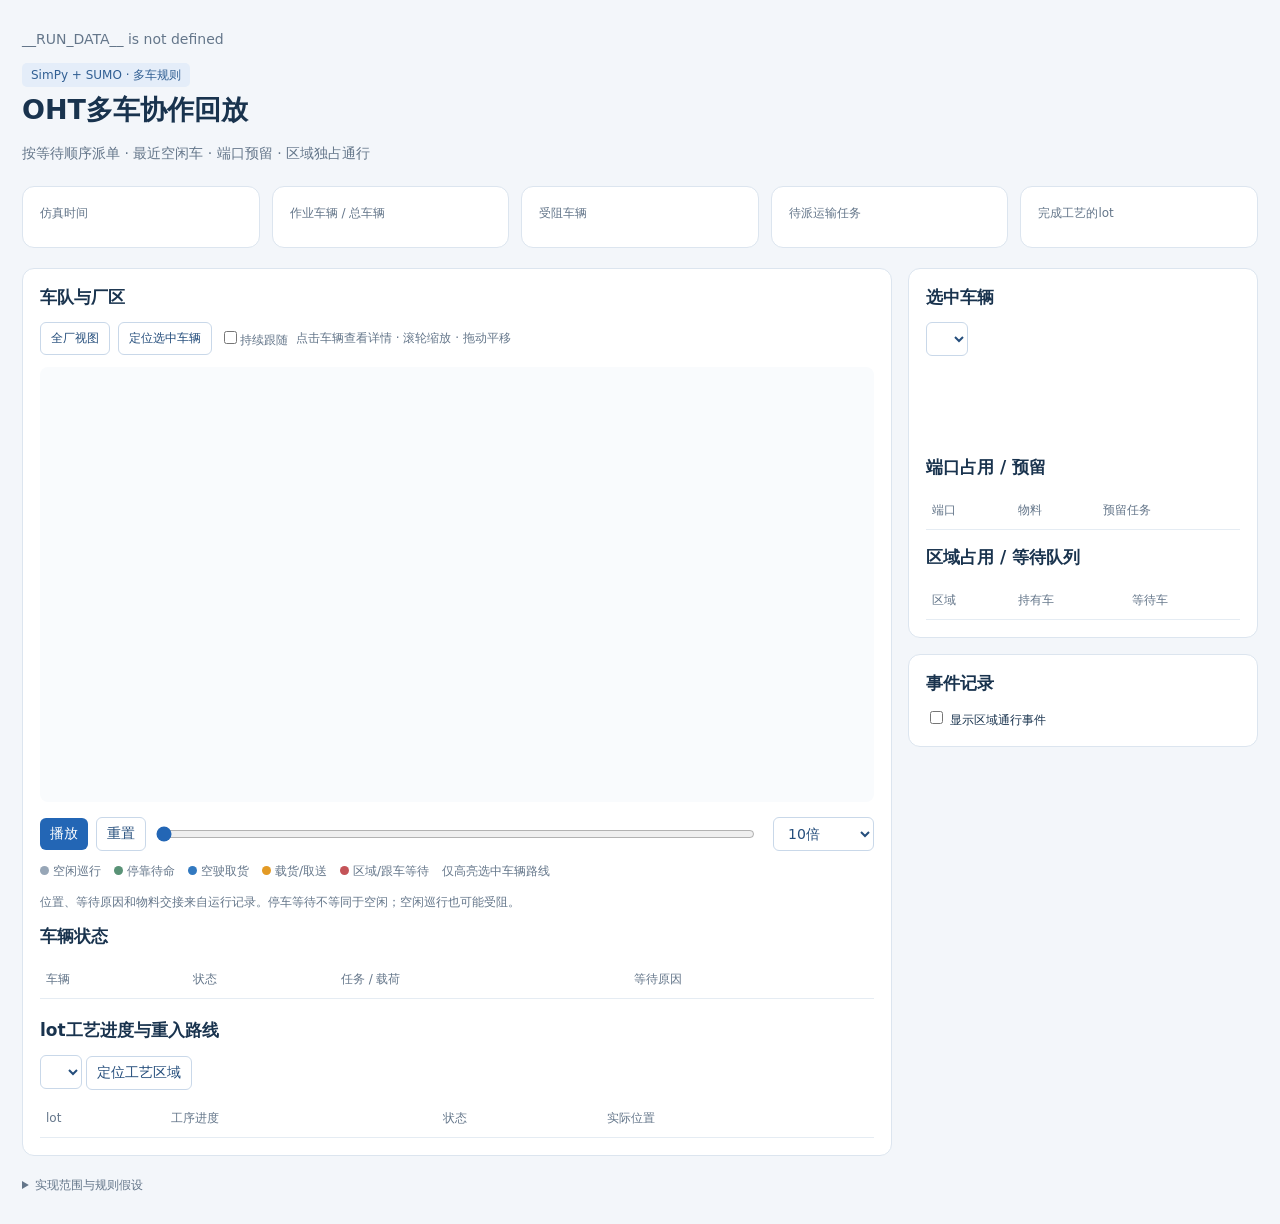
<file: src/fabcosim/cosim/fleet_replay.html>
<!doctype html>
<html lang="zh-CN"><meta charset="utf-8"><meta name="viewport" content="width=device-width,initial-scale=1">
<title>OHT多车规则 · 仿真回放</title>
<style>
*{box-sizing:border-box}body{margin:0;color:#19334e;background:#f3f6fa;font:14px system-ui,"Microsoft YaHei",sans-serif}main{max-width:1400px;margin:28px auto;padding:0 22px}h1{font-size:27px;margin:8px 0}h2{font-size:17px;margin:0 0 13px}p{color:#64768a;line-height:1.7}.tag{font-size:12px;color:#315f93;background:#e4edf9;padding:5px 9px;border-radius:5px}.stats{display:grid;grid-template-columns:repeat(5,1fr);gap:12px;margin:20px 0}.panel{background:#fff;border:1px solid #dce5ef;border-radius:12px;padding:17px}.stats span{color:#64768a;font-size:12px}.stats b{display:block;font-size:24px;margin-top:8px}.layout{display:grid;grid-template-columns:minmax(0,1fr) 350px;gap:16px}svg{width:100%;background:#f9fbfd;border-radius:8px;touch-action:none;cursor:grab}.controls{display:flex;align-items:center;flex-wrap:wrap;gap:8px;margin:12px 0}button,select{font:inherit;color:#254e7c;background:white;border:1px solid #c9d8e9;padding:7px 10px;border-radius:6px;cursor:pointer}#play{background:#2366b5;color:white;border:0}input[type=range]{flex:1;min-width:120px;accent-color:#2366b5}.legend{display:flex;gap:13px;flex-wrap:wrap;color:#64768a;font-size:12px}.dot{display:inline-block;width:9px;height:9px;border-radius:50%;margin-right:4px}.note{font-size:12px}table{width:100%;border-collapse:collapse;font-size:12px}th,td{padding:10px 6px;text-align:left;overflow-wrap:anywhere;border-bottom:1px solid #e5ecf3}th{color:#64768a;font-weight:500}tr.selected{background:#edf5ff}tbody tr{cursor:pointer}#events{max-height:270px;overflow:auto;list-style:none;padding:0;margin:0}#events li{padding:8px 0;border-bottom:1px solid #e5ecf3;font-size:12px;cursor:pointer}#events time{color:#2366b5;margin-right:9px}#detail{line-height:1.9;font-size:13px;min-height:100px}.row{display:flex;justify-content:space-between;gap:10px}.row span{min-width:0;overflow-wrap:anywhere}.row span:first-child{color:#64768a}details{color:#64768a;font-size:12px;margin:18px 0;line-height:1.9}.toolbar{font-size:12px;color:#64768a}@media(max-width:950px){.layout{grid-template-columns:1fr}.stats{grid-template-columns:repeat(3,1fr)}}@media(max-width:520px){main{padding:0 12px}.stats{gap:6px}.stats .panel{padding:10px}.stats b{font-size:20px}th,td{padding:8px 3px}.legend{gap:8px}}
</style>
<main><span class="tag" id="scope">SimPy + SUMO · 多车规则</span><h1>OHT多车协作回放</h1><p id="intro">按等待顺序派单 · 最近空闲车 · 端口预留 · 区域独占通行</p>
<div class="stats"><div class="panel"><span>仿真时间</span><b id="time"></b></div><div class="panel"><span>作业车辆 / 总车辆</span><b id="busy"></b></div><div class="panel"><span>受阻车辆</span><b id="blocked"></b></div><div class="panel"><span>待派运输任务</span><b id="pending"></b></div><div class="panel"><span>完成工艺的lot</span><b id="completed"></b></div></div>
<div class="layout"><section class="panel"><h2>车队与厂区</h2><div class="controls toolbar"><button id="full">全厂视图</button><button id="follow">定位选中车辆</button><label><input id="auto-follow" type="checkbox">持续跟随</label><span>点击车辆查看详情 · 滚轮缩放 · 拖动平移</span></div><svg id="map" viewBox="0 0 900 470" aria-label="多车实际位置与选中车辆路线" role="img"></svg><div class="controls"><button id="play">播放</button><button id="reset">重置</button><input id="seek" type="range" min="0" value="0" aria-label="回放时间"><span id="clock"></span><select id="rate" aria-label="回放速度"><option value="1">1倍</option><option value="4">4倍</option><option value="10" selected>10倍</option><option value="30">30倍</option><option value="120">120倍</option><option value="600">600倍</option><option value="6000">6000倍</option><option value="30000">30000倍</option></select></div><div class="legend"><span><i class="dot" style="background:#97a6b7"></i>空闲巡行</span><span><i class="dot" style="background:#599276"></i>停靠待命</span><span><i class="dot" style="background:#3279c0"></i>空驶取货</span><span><i class="dot" style="background:#e39a25"></i>载货/取送</span><span><i class="dot" style="background:#c45358"></i>区域/跟车等待</span><span>仅高亮选中车辆路线</span></div><p class="note">位置、等待原因和物料交接来自运行记录。停车等待不等同于空闲；空闲巡行也可能受阻。</p><p id="sampling" class="note"></p><h2>车辆状态</h2><table><thead><tr><th>车辆</th><th>状态</th><th>任务 / 载荷</th><th>等待原因</th></tr></thead><tbody id="vehicles"></tbody></table><h2 style="margin-top:20px">lot工艺进度与重入路线</h2><select id="lot-select" aria-label="选择lot"></select> <button id="lot-focus">定位工艺区域</button><span id="full-controls" hidden><input id="source-step" type="number" min="1" value="1" aria-label="源工序跳转" style="width:75px"><button id="step-jump">跳到该lot工序</button></span><div id="lot-detail" class="note" style="line-height:1.9;margin:10px 0"></div><table><thead><tr><th>lot</th><th>工序进度</th><th>状态</th><th>实际位置</th></tr></thead><tbody id="lots"></tbody></table><details id="route-source" hidden><summary>查看完整源路线</summary><table><thead><tr><th>步骤</th><th>设备组 / 加工单位</th><th>源均值（分钟）</th></tr></thead><tbody id="route-table"></tbody></table></details></section>
<aside><section class="panel"><h2>选中车辆</h2><select id="select" aria-label="选择车辆"></select><div id="detail"></div><h2>端口占用 / 预留</h2><table><thead><tr><th>端口</th><th>物料</th><th>预留任务</th></tr></thead><tbody id="ports"></tbody></table><h2 style="margin-top:16px">区域占用 / 等待队列</h2><table><thead><tr><th>区域</th><th>持有车</th><th>等待车</th></tr></thead><tbody id="zones"></tbody></table></section><section class="panel" style="margin-top:16px"><h2>事件记录</h2><label class="note"><input id="traffic" type="checkbox"> 显示区域通行事件</label><ol id="events"></ol></section></aside></div>
<details><summary>实现范围与规则假设</summary><ul id="assumptions"></ul></details></main>
<script>
(async()=>{let data=__RUN_DATA__;const $=id=>document.getElementById(id),ns='http://www.w3.org/2000/svg';
const phaseNames={parked:'停靠待命',idle:'空闲巡行',empty:'空驶取货',loaded:'载货运输',pickup:'取货中',dropoff:'卸货中'},colors={parked:'#599276',idle:'#97a6b7',empty:'#3279c0',loaded:'#e39a25',pickup:'#e39a25',dropoff:'#e39a25'};
const eventNames={'transport.requested':'提出运输需求','task.ready':'运输任务就绪','task.assigned':'派单并预留目标端口','task.waiting_destination':'等待目标端口可用','lot.released':'lot释放','processing.start':'开始加工','processing.end':'加工完成','source_port.blocked':'源端口占用，等待交接','port.released':'目标端口释放','transport.pickup_start':'开始取货','transport.pickup_end':'取货完成','transport.dropoff_start':'开始卸货','transport.delivered':'物料交付','lot.completed':'工艺完成','lot.reentered':'lot重入原设备','operation.skipped':'抽检跳过','lot.rework':'返工回退','delay.start':'工艺等待开始','delay.end':'工艺等待结束','setup.start':'开始换型','setup.end':'换型完成','tool.load_start':'机台装载开始','tool.load_end':'机台装载完成','tool.unload_start':'机台卸载开始','tool.unload_end':'机台卸载完成','batch.formed':'组成批次','destination.selected':'选择实际设施','dedication.bound':'绑定后续设备','transport.internal':'设施内交接','vehicle.parking':'空闲停车待命','vehicle.parking_reconsidered':'按实际前车重选停车点','vehicle.parking_yield':'前驶让出停车空间','zone.requested':'申请区域','zone.granted':'获得通行权','zone.released':'车尾清出，释放区域','zone.cancelled':'重规划，撤销旧请求','zone.reservation_cancelled':'新路径绕开区域，撤销预留','zone.exit_replanned':'按新路径更新区域出口'};
const loading=document.createElement('p');loading.id='loading';loading.textContent='加载仿真记录…';document.querySelector('main').prepend(loading);
if(data.external){if(location.protocol==='file:')throw new Error('此回放按块读取轨迹，请通过本地预览服务打开。');const response=await fetch(data.data_url);if(!response.ok)throw new Error('无法加载生产状态');data=await response.json();}
const factoryCache=new Map(),factoryPending=new Map();let factoryIndex=-1;
function stateIndex(t){let low=0,high=data.state_chunks.length;while(low<high){const mid=(low+high)>>1;if(data.state_chunks[mid].start<=t)low=mid+1;else high=mid;}return Math.max(0,low-1);}
async function loadState(i){if(i>=data.state_chunks.length||factoryCache.has(i))return;if(factoryPending.has(i))return factoryPending.get(i);const task=fetch(data.state_chunks[i].file).then(r=>{if(!r.ok)throw new Error('生产状态分块加载失败');return r.json();}).then(rows=>factoryCache.set(i,rows));factoryPending.set(i,task);try{await task;}finally{factoryPending.delete(i);}}
function factoryReady(t){return !data.state_chunks||factoryCache.has(stateIndex(t));}
async function ensureFactory(t){if(!data.state_chunks)return;const i=stateIndex(t);await loadState(i);for(const k of factoryCache.keys())if(k<i-1||k>i+1)factoryCache.delete(k);}
function useFactory(t){if(!data.state_chunks)return;const i=stateIndex(t);if(i!==factoryIndex){data.frames=factoryCache.get(i);factoryIndex=i;}const next=data.state_chunks[i+1];if(next&&next.start-t<30)loadState(i+1).catch(()=>{});}
const start=data.start_time??0;let motion=null,loadPending=null,lastUI=0;if(data.motion_url){const {MotionPlayer}=await import('./motion_player.js');motion=await MotionPlayer.open(data.motion_url);await motion.ensure(start);}await ensureFactory(start);useFactory(start);loading.hidden=true;
const ids=data.config.vehicles.map(v=>v.id),end=data.end_time??data.frames.at(-1).time;let time=start,selected='all',selectedLot='all',playing=false,last=0,view=[0,0,900,470],frame=data.frames[0];
$('seek').min=start;$('seek').value=start;$('seek').max=end;$('seek').step=data.config.step_s;$('select').append(new Option('全车队概览','all'));for(const id of ids)$('select').append(new Option(id,id));
const lotIds=data.lot_definitions?data.lot_definitions.map(l=>l.id):data.frames[0].lots.map(l=>l.id);$('lot-select').append(new Option('全部lot','all'));for(const id of lotIds)$('lot-select').append(new Option(id,id));const lotPhases={unreleased:'尚未释放',waiting_tool:'等待机台',processing:'加工中',waiting_output:'等待输出端口',awaiting_transport:'等待运输',transport:'载货运输',setup:'换型',loading_tool:'机台装载',unloading_tool:'机台卸载',process_delay:'工艺等待',completed:'完成'};const full=Boolean(data.config.full_route);let shownRoute=null;if(full){document.querySelector('h1').textContent='晶圆厂完整工艺回放';$('full-controls').hidden=false;$('route-source').hidden=false;}if(data.config.routes){$('scope').textContent='真实工艺片段 · 重入流';$('intro').textContent=full?'完整源路线 · 抽检与返工 · 真实设施选择 · OHT进厂至出厂':'真实连续工序 · 同一lot返回原设备 · OHT实际交接 · 共享机台队列';$('rate').value=motion?'1':full?'30000':'120';}

if(data.config.network.type==='smat2022'){$('scope').textContent=full?'完整工艺路线 · SMAT2022真实路网':data.config.routes?'SMAT2022真实路网 · 工艺重入':'SMAT2022真实路网 · 多车规则';$('intro').textContent+='；曲轨为端点弦线，当前仅运行选定车辆与声明的生产场景。';}
if(data.config.observation){$('scope').textContent='持续投片 · 多产品完整工艺';$('intro').textContent='统计窗口：第'+(data.config.observation.warmup_s/86400)+'日至第'+(data.config.observation.end_s/86400)+'日；当前回放：第'+(start/86400)+'日至第'+(end/86400)+'日。工艺路线保持完整，片段结束不代表全部lot出厂。';document.querySelector('#completed').previousElementSibling.textContent='已出厂 / 计划lot';}for(const text of data.config.assumptions){const li=document.createElement('li');li.textContent=text;$('assumptions').append(li);}
const points=data.geometry.lanes.flat(),xx=points.map(p=>p[0]),yy=points.map(p=>p[1]),minX=Math.min(...xx),minY=Math.min(...yy),scale=Math.min(740/(Math.max(...xx)-minX),330/(Math.max(...yy)-minY));
const xy=p=>[70+(p[0]-minX)*scale,410-(p[1]-minY)*scale];
function el(tag,attrs,parent=$('map')){const node=document.createElementNS(ns,tag);for(const[k,v]of Object.entries(attrs))node.setAttribute(k,v);parent.append(node);return node;}
for(const eq of data.geometry.equipment||[]){const[x,y]=xy([eq.x,eq.y]);el('rect',{x:x-eq.width*scale/2,y:y-eq.height*scale/2,width:eq.width*scale,height:eq.height*scale,fill:'#dce5ef'});}
for(const line of data.geometry.lanes)el('polyline',{points:line.map(p=>xy(p).join(',')).join(' '),fill:'none',stroke:'#a8b9cc','stroke-width':data.config.network.type==='smat2022'?0.7:4});
const facilityMarks=el('g',{}),lotRouteGroup=el('g',{}),lotMarker=el('circle',{r:8,fill:'none',stroke:'#8b5cb3','stroke-width':2,visibility:'hidden','vector-effect':'non-scaling-stroke'}),routeGroup=el('g',{}),portGroups={};for(const[name,p]of Object.entries(full?{}:data.geometry.ports)){const key=data.config.ports[name].equipment||name;(portGroups[key]??=[]).push([name,p]);}for(const group of Object.values(portGroups)){const p=[0,1].map(i=>group.reduce((sum,entry)=>sum+entry[1][i],0)/group.length),[x,y]=xy(p);el('circle',{class:'port-mark',cx:x,cy:y,r:4,fill:'#fff',stroke:'#476d94','stroke-width':1.5,'vector-effect':'non-scaling-stroke'});const label=el('text',{class:'port-label',x:x+7,y:y-6,fill:'#315574','font-size':12});label.textContent=group.map(entry=>entry[0]).join('/');}
const vehicleNodes={};for(const id of ids){const g=el('g',{}),ring=el('circle',{r:7,fill:'none',stroke:'#193f75','stroke-width':1.5,visibility:'hidden'},g),dot=el('circle',{r:4,stroke:'white','stroke-width':1},g),title=el('title',{},g);g.style.cursor='pointer';g.onclick=e=>{e.stopPropagation();select(id);};vehicleNodes[id]={g,ring,dot,title};}
function applyView(){$('map').setAttribute('viewBox',view.join(' '));const size=view[2]/900;lotMarker.setAttribute("r",8*size);for(const node of Object.values(vehicleNodes)){node.dot.setAttribute('r',4*size);node.ring.setAttribute('r',7*size);node.dot.setAttribute('stroke-width',size);node.ring.setAttribute('stroke-width',1.5*size);}for(const node of $('map').querySelectorAll('.port-mark'))node.setAttribute('r',4*size);for(const node of $('map').querySelectorAll('.port-label'))node.setAttribute('font-size',12*size);}$('full').onclick=()=>{view=[0,0,900,470];applyView();};$('follow').onclick=()=>{const v=frame.vehicles.find(v=>v.id===selected);if(!v)return;const[x,y]=xy([v.x,v.y]);view=[x-120,y-120*470/900,240,240*470/900];applyView();};
function world(e){const p=$('map').createSVGPoint();p.x=e.clientX;p.y=e.clientY;return p.matrixTransform($('map').getScreenCTM().inverse());}
$('map').addEventListener('wheel',e=>{e.preventDefault();const p=world(e),f=e.deltaY>0?1.15:1/1.15;if(view[2]*f<30||view[2]*f>2000)return;view=[p.x-(p.x-view[0])*f,p.y-(p.y-view[1])*f,view[2]*f,view[3]*f];applyView();},{passive:false});let drag=null;$('map').onpointerdown=e=>{drag=world(e);$('map').setPointerCapture(e.pointerId);};$('map').onpointermove=e=>{if(!drag)return;const p=world(e);view[0]+=drag.x-p.x;view[1]+=drag.y-p.y;applyView();};$('map').onpointerup=()=>drag=null;$('map').onpointercancel=()=>drag=null;
const reason=r=>!r?'—':r.startsWith('zcu:')?'等待区域 '+r.slice(4):r.startsWith('following:')?'跟随前车 '+r.slice(10):r;
function select(id){if(id!=='all'){selectedLot='all';$('lot-select').value='all';}selected=id;$('select').value=id;render();}$('select').onchange=e=>select(e.target.value);$('traffic').onchange=()=>render();
function selectLot(id){selectedLot=id;$('lot-select').value=id;selected='all';$('select').value='all';render();}$('lot-select').onchange=e=>selectLot(e.target.value);$('lot-focus').onclick=()=>{const lot=frame.lots.find(l=>l.id===selectedLot),route=data.config.routes?.[lot?.route];if(!route)return;const names=full?[data.config.assets[lot.equipment]?.input_port,data.config.assets[lot.equipment]?.output_port,lot.next_port]:route.operations.flatMap(op=>[op.input_port,op.output_port]);const points=names.filter(p=>p&&data.geometry.ports[p]).map(p=>xy(data.geometry.ports[p])),xs=points.map(p=>p[0]),ys=points.map(p=>p[1]),cx=(Math.min(...xs)+Math.max(...xs))/2,cy=(Math.min(...ys)+Math.max(...ys))/2,w=Math.max(120,Math.max(...xs)-Math.min(...xs)+50,(Math.max(...ys)-Math.min(...ys)+40)*900/470);view=[cx-w/2,cy-w*470/900/2,w,w*470/900];applyView();};
$('step-jump').onclick=()=>{const step=Number($('source-step').value),event=data.events.find(e=>e.lot_id===selectedLot&&e.source_step===step&&['processing.start','delay.start','operation.skipped'].includes(e.kind));if(event){playing=false;time=event.time;render();}};
function cell(row,text){const td=document.createElement('td');td.textContent=text;row.append(td);}
function detailLine(name,value){const div=document.createElement('div');div.className='row';const a=document.createElement('span'),b=document.createElement('span');a.textContent=name;b.textContent=value;div.append(a,b);$('detail').append(div);}
function decodedFrame(f){if(!data.compact)return f;const word=v=>v==null?null:data.strings[v],row=(values,keys,text)=>Object.fromEntries(keys.map((k,j)=>[k,text.includes(j)?word(values[j]):values[j]]));return {time:f.time,vehicles:f.v.map((v,i)=>({...row(v,data.vehicle_fields,data.vehicle_string_fields),id:data.vehicle_ids[i]})),lots:f.l.map((lot,i)=>({...data.lot_definitions[i],...row(lot,data.lot_fields,data.lot_string_fields)})),ports:Object.fromEntries(f.p.map(([key,lot,task])=>[word(key),{lot_id:word(lot),reserved_by:word(task)}])),zones:Object.fromEntries(f.z.map(([key,vid])=>[word(key),word(vid)])),zone_queues:Object.fromEntries(f.q.map(([key,queue])=>[word(key),queue.map(word)])),completed_lots:f.cl,completed_tasks:f.ct,pending_tasks:f.pt};}function eventShapes(e){return e?.shapes??data.route_shapes?.[e?.shape_ref]??[];}
function render(){if((motion&&!motion.ready(time))||!factoryReady(time)){loading.hidden=false;loading.textContent='加载当前时段轨迹…';if(!loadPending){loadPending=Promise.all([motion?motion.ensure(time):Promise.resolve(),ensureFactory(time)]).then(()=>{loadPending=null;lastUI=0;render();}).catch(e=>{loading.textContent=e.message;playing=false;loadPending=null;});}return;}loading.hidden=true;useFactory(time);let low=0,high=data.frames.length;while(low<high){const mid=(low+high)>>1;if(data.frames[mid].time<=time+1e-8)low=mid+1;else high=mid;}frame=decodedFrame(data.frames[Math.max(0,low-1)]);if(motion)frame.vehicles=motion.at(time);$('sampling').textContent='当前记录时刻 '+frame.time.toFixed(1)+' s；仿真步长 '+data.config.step_s+' s，常规回放采样 '+(data.config.frame_interval_s||data.config.step_s)+' s，交接及工艺变化另留帧。'+(data.compact?'静止期间合并重复状态帧。':'')+'';if(motion)$('sampling').textContent='车辆实测轨迹 '+motion.index.interval_s+' s；相邻高频点沿轨道平滑显示，停车空档不插值。生产状态记录时刻 '+frame.time.toFixed(1)+' s。';$('time').textContent=full?(time/86400).toFixed(2)+' 天':time.toFixed(1)+' s';$('busy').textContent=frame.vehicles.filter(v=>!['idle','parked'].includes(v.phase)).length+' / '+ids.length;$('blocked').textContent=frame.vehicles.filter(v=>v.waiting_reason).length;$('pending').textContent=frame.pending_tasks;$('completed').textContent=(frame.completed_lots??frame.completed_tasks)+' / '+lotIds.length;$('seek').value=time;$('clock').textContent=time.toFixed(1)+' / '+end.toFixed(1)+' s';$('play').textContent=playing?'暂停':'播放';
$('vehicles').replaceChildren();for(const v of frame.vehicles){const n=vehicleNodes[v.id],[x,y]=xy([v.x,v.y]);n.g.setAttribute('transform',`translate(${x},${y})`);n.dot.setAttribute('fill',v.waiting_reason?'#c45358':colors[v.phase]);n.ring.setAttribute('visibility',selected===v.id?'visible':'hidden');n.title.textContent=v.id+' · '+phaseNames[v.phase];const tr=document.createElement('tr');if(v.id===selected)tr.className='selected';cell(tr,v.id);cell(tr,phaseNames[v.phase]);cell(tr,(v.task_id||'—')+' / '+(v.lot_id||'—'));cell(tr,reason(v.waiting_reason));tr.onclick=()=>select(v.id);$('vehicles').append(tr);}
$('lots').replaceChildren();for(const lot of frame.lots){const tr=document.createElement('tr');if(lot.id===selectedLot)tr.className='selected';cell(tr,lot.id);cell(tr,(lot.passed_count??lot.completed_operations??0)+' / '+(lot.operation_count??2)+(lot.source_step?' · 源步骤'+lot.source_step:''));cell(tr,lotPhases[lot.phase]||lot.phase||'—');cell(tr,lot.location);tr.onclick=()=>selectLot(lot.id);$('lots').append(tr);}
lotRouteGroup.replaceChildren();lotMarker.setAttribute('visibility','hidden');const chosenLot=frame.lots.find(l=>l.id===selectedLot);$('lot-detail').replaceChildren();if(chosenLot){const route=data.config.routes?.[chosenLot.route];if(route){const flow=document.createElement('div');flow.textContent=full?route.source_route+' · 完整'+route.operations.length+'步 · 当前源步骤'+chosenLot.source_step+' · 已覆盖'+chosenLot.passed_count+'步 / 实际加工含等待'+chosenLot.completed_operations+'次':route.source_route+' · 连续步骤 '+route.operations.map(op=>op.source_step).join(' → ');$('lot-detail').append(flow);if(full&&shownRoute!==chosenLot.route){shownRoute=chosenLot.route;$('route-table').replaceChildren();for(const op of route.operations){const tr=document.createElement('tr');cell(tr,op.source_step);cell(tr,op.tool_group+' / '+op.unit);cell(tr,(op.processing_s/60).toFixed(3));$('route-table').append(tr);}$('source-step').max=route.operations.length;}for(const[index,op]of route.operations.entries()){if(full&&Math.abs(index-chosenLot.operation_index)>3)continue;const line=document.createElement('div'),mark=!full&&index<chosenLot.completed_operations?'✓':index===chosenLot.operation_index&&chosenLot.phase!=='unreleased'?'▶':'○';line.textContent=mark+' '+op.source_step+' · '+op.tool_group+' · '+(full?(index===chosenLot.operation_index?chosenLot.equipment:'候选设备组'):data.config.ports[op.input_port].equipment)+' · '+(op.processing_s/60).toFixed(3)+' min'+(full?'/'+op.unit:'');line.style.color=index===chosenLot.operation_index?'#7745a4':'#64768a';$('lot-detail').append(line);}for(const[index,leg]of (data.geometry.production_routes?.[chosenLot.route]||[]).entries()){for(const shape of leg.shapes)el('polyline',{points:shape.map(p=>xy(p).join(',')).join(' '),fill:'none',stroke:index===0?'#8b5cb3':'#2c9d8f','stroke-width':2,'stroke-dasharray':index===0?'6 3':'2 3','vector-effect':'non-scaling-stroke'},lotRouteGroup);}const note=document.createElement('div');note.textContent=full?'显示当前工序附近的源步骤；展开下方列表查看全部源路线。抽检跳过及返工从事件查看。设施内lot位置用设备中心示意；车上位置来自实际运动记录。':'紫色：第1次运输；绿色：返回运输。路线为固定设备间的规划路径，车辆位置仍来自实际仿真。';$('lot-detail').append(note);}
if(full){const actual=data.events.filter(e=>e.kind==='vehicle.route'&&e.lot_id===chosenLot.id&&e.time<=time+1e-8).at(-1);for(const shape of eventShapes(actual))el('polyline',{points:shape.map(p=>xy(p).join(',')).join(' '),fill:'none',stroke:'#8b5cb3','stroke-width':2,'vector-effect':'non-scaling-stroke'},lotRouteGroup);}
let point=data.geometry.ports[chosenLot.location.replace(/\.(port|tool|queue)$/,'')];if(full&&!point){const eq=(data.geometry.equipment||[]).find(e=>e.id===chosenLot.equipment);point=eq?[eq.x,eq.y]:data.geometry.ports[data.config.assets[chosenLot.equipment]?.input_port];}const carrier=frame.vehicles.find(v=>v.lot_id===chosenLot.id);if(carrier)point=[carrier.x,carrier.y];if(point){const[x,y]=xy(point);lotMarker.setAttribute('cx',x);lotMarker.setAttribute('cy',y);lotMarker.setAttribute('r',8*view[2]/900);lotMarker.setAttribute('visibility','visible');}}else{$('lot-detail').textContent='选择lot查看源工序、实际设施和运输路线。';}
facilityMarks.replaceChildren();if(full){const selectedLots=selectedLot==='all'?frame.lots:frame.lots.filter(l=>l.id===selectedLot),names=new Set();for(const lot of selectedLots){if(lot.equipment)names.add(lot.equipment);const target=data.config.ports[lot.next_port]?.equipment;if(target)names.add(target);}for(const name of names){const point=data.geometry.ports[data.config.assets[name]?.input_port];if(!point)continue;const[x,y]=xy(point);el('circle',{class:'port-mark',cx:x,cy:y,r:4*view[2]/900,fill:'#fff',stroke:'#476d94','vector-effect':'non-scaling-stroke'},facilityMarks);const label=el('text',{class:'port-label',x:x+4*view[2]/900,y:y-4*view[2]/900,fill:'#315574','font-size':12*view[2]/900},facilityMarks);label.textContent=name;}}
$('detail').replaceChildren();const vehicle=frame.vehicles.find(v=>v.id===selected);if(vehicle){detailLine('车辆',vehicle.id);detailLine('状态',phaseNames[vehicle.phase]);detailLine('速度',vehicle.speed.toFixed(2)+' m/s');detailLine('任务 / 载荷',(vehicle.task_id||'—')+' / '+(vehicle.lot_id||'—'));detailLine('等待原因',reason(vehicle.waiting_reason));detailLine('当前轨道',vehicle.edge);}else{detailLine('视图','全车队概览');detailLine('占用区域',Object.keys(frame.zones).length+'个');detailLine('车辆选择','点击地图或状态表');}
$('ports').replaceChildren();for(const[name,p]of Object.entries(frame.ports)){const tr=document.createElement('tr');cell(tr,name);cell(tr,p.lot_id||'—');cell(tr,p.reserved_by||'—');$('ports').append(tr);}
$('zones').replaceChildren();for(const zone of [...new Set([...Object.keys(frame.zones),...Object.keys(frame.zone_queues||{})])]){const tr=document.createElement('tr');cell(tr,zone);cell(tr,frame.zones[zone]||'—');cell(tr,(frame.zone_queues?.[zone]||[]).join(', ')||'—');tr.onclick=()=>{const p=data.geometry.zones?.[zone];if(p){const[x,y]=xy(p);view=[x-100,y-100*470/900,200,200*470/900];applyView();}$('traffic').checked=true;select('all');};$('zones').append(tr);}
routeGroup.replaceChildren();if(vehicle){const route=data.events.filter(e=>e.kind==='vehicle.route'&&e.vehicle_id===selected&&e.time<=time+1e-8).at(-1);for(const shape of eventShapes(route))el('polyline',{points:shape.map(p=>xy(p).join(',')).join(' '),fill:'none',stroke:vehicle.phase==='loaded'?'#d78b1b':'#367bc3','stroke-width':2,'stroke-dasharray':vehicle.phase==='loaded'?'none':'5 3'},routeGroup);}
$('events').replaceChildren();const list=data.events.filter(e=>!['vehicle.route','material.route'].includes(e.kind)&&!e.kind.startsWith('module.')&&e.time>=start&&e.time<=time+1e-8&&(selected==='all'||e.vehicle_id===selected)&&(selectedLot==='all'||e.lot_id===selectedLot||e.lot_ids?.includes(selectedLot))&&($('traffic').checked||!e.kind.startsWith('zone.'))).slice(-35).reverse();for(const e of list){const li=document.createElement('li'),t=document.createElement('time');t.textContent=e.time.toFixed(1)+' s';li.append(t,document.createTextNode((e.kind==='cqt.checked'?(e.violated?'CQT违例':'CQT通过'):(eventNames[e.kind]||e.kind))+' · '+(e.task_id||e.zone||e.lot_id||'')+(e.source_step?' · 工序'+e.source_step:'')+(e.kind==='batch.formed'?' · '+e.wafers+' wafer / '+e.lot_ids.length+' lot'+(e.underfilled?'（欠批）':''):'')+(e.vehicle_id?' · '+e.vehicle_id:'')+(e.blocked_vehicle?' · 为'+e.blocked_vehicle+'让位':'')));li.onclick=()=>{playing=false;time=e.time;render();};$('events').append(li);}}
$('play').onclick=()=>{if(time>=end)time=start;playing=!playing;render();};$('reset').onclick=()=>{playing=false;time=start;render();};$('seek').oninput=e=>{time=Number(e.target.value);playing=false;render();};function paintMotion(){if(!motion)return;if(!motion.ready(time)||!factoryReady(time)){render();return;}const vehicles=motion.at(time);frame.vehicles=vehicles;if($('auto-follow').checked){const target=vehicles.find(v=>v.id===selected);if(target){const[x,y]=xy([target.x,target.y]);view[0]=x-view[2]/2;view[1]=y-view[3]/2;applyView();}}for(const v of vehicles){const node=vehicleNodes[v.id],[x,y]=xy([v.x,v.y]);node.g.setAttribute('transform',`translate(${x},${y})`);node.dot.setAttribute('fill',v.waiting_reason?'#c45358':colors[v.phase]);}const carrier=vehicles.find(v=>v.lot_id===selectedLot);if(carrier){const[x,y]=xy([carrier.x,carrier.y]);lotMarker.setAttribute('cx',x);lotMarker.setAttribute('cy',y);}motion.prefetch(time);}
function animate(ts){if(playing&&last&&(!motion||motion.ready(time))&&factoryReady(time)){time=Math.min(end,time+(ts-last)/1000*Number($('rate').value));if(time>=end)playing=false;if(!motion||ts-lastUI>=200){render();lastUI=ts;}else paintMotion();}last=ts;requestAnimationFrame(animate);}window.fabReplay={get time(){return time;},get frame(){return frame;},get motion(){return motion;}};render();requestAnimationFrame(animate);
})().catch(e=>{let note=document.getElementById('loading');if(!note){note=document.createElement('p');document.querySelector('main').prepend(note);}note.hidden=false;note.textContent=e.message;console.error(e);});
</script></html>
</file>
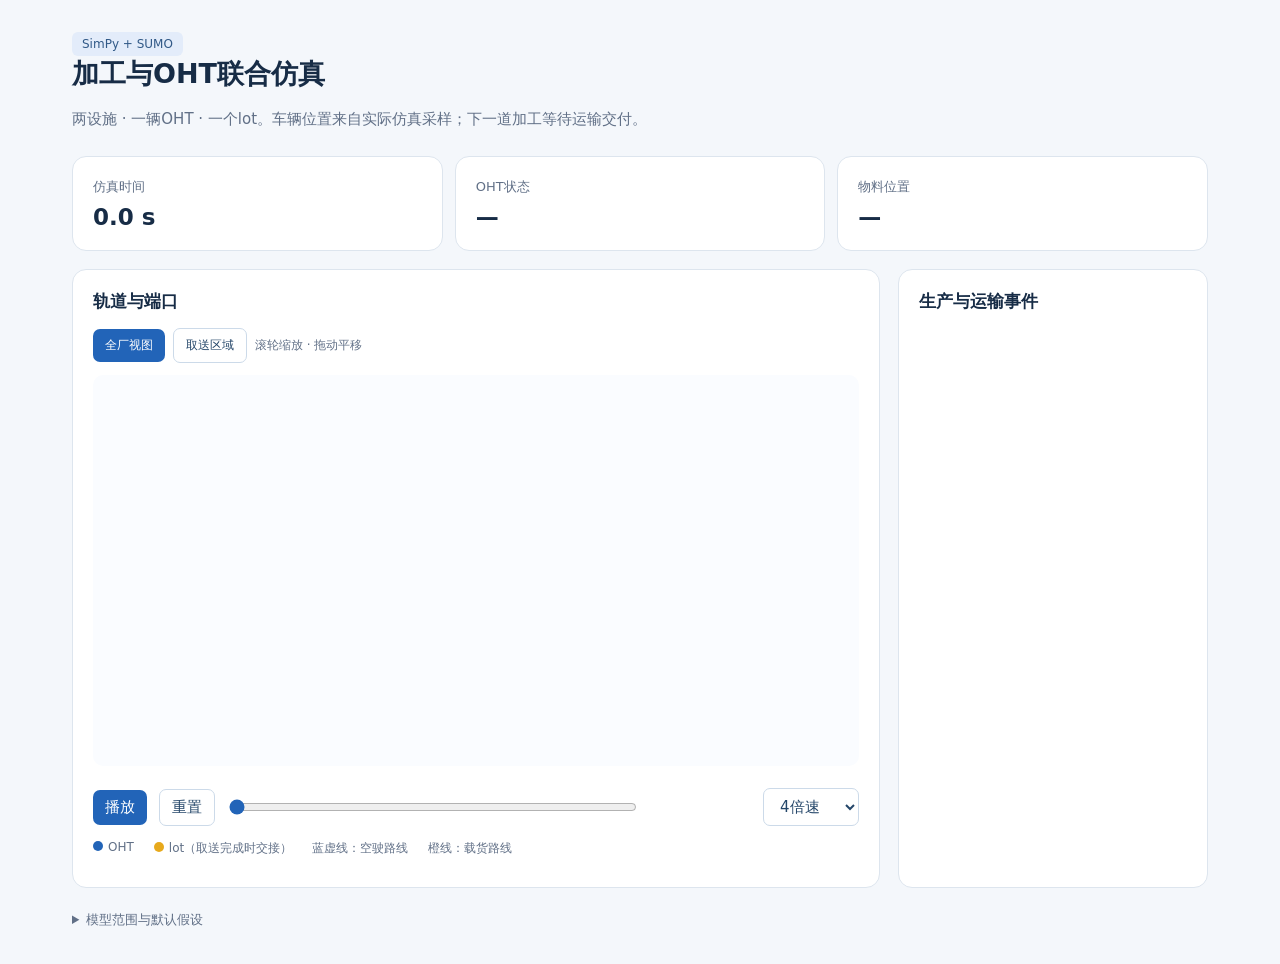
<file: src/fabcosim/cosim/replay.html>
<!doctype html>
<html lang="zh-CN">
<meta charset="utf-8">
<meta name="viewport" content="width=device-width,initial-scale=1">
<title>加工与OHT联合仿真 · 运行回放</title>
<style>
*{box-sizing:border-box}body{margin:0;background:#f4f7fb;color:#172c46;font:15px system-ui,"Microsoft YaHei",sans-serif}
main{max-width:1180px;margin:32px auto;padding:0 22px}header{margin-bottom:24px}h1{font-size:27px;margin:0 0 10px}p{color:#617087;line-height:1.65}
.tag{display:inline-block;padding:5px 10px;border-radius:6px;background:#e3ecfa;color:#315987;font-size:12px}.layout{display:grid;grid-template-columns:minmax(0,1fr) 310px;gap:18px}
.panel{background:white;border:1px solid #dde5ee;border-radius:14px;padding:20px}.stats{display:grid;grid-template-columns:repeat(3,1fr);gap:12px;margin-bottom:18px}.stats b{display:block;font-size:23px;margin-top:8px}.stats span{color:#617087;font-size:13px}
svg{width:100%;height:auto;background:#fafcff;border-radius:10px;touch-action:none;cursor:grab}.map-tools{display:flex;gap:8px;align-items:center;flex-wrap:wrap;margin-bottom:12px;font-size:12px;color:#617087}.controls{display:flex;gap:12px;align-items:center;flex-wrap:wrap;margin-top:18px}button,select{font:inherit;border:1px solid #ccdae9;border-radius:7px;padding:8px 12px;background:white;color:#244669;cursor:pointer}button:first-child{background:#2264b8;color:white;border:0}input{flex:1;min-width:100px;accent-color:#2264b8}
.legend{display:flex;gap:20px;font-size:12px;color:#617087;margin-top:14px}.dot{display:inline-block;width:10px;height:10px;border-radius:50%;margin-right:5px;background:#2264b8}.yellow{background:#e7a91c}
h2{font-size:17px;margin:0 0 15px}ol{padding:0;list-style:none;margin:0;max-height:510px;overflow:auto}li{padding:9px 8px;border-left:3px solid #dce5f0;font-size:13px;color:#8390a2;cursor:pointer}li.active{color:#1b527f;border-left-color:#2264b8;background:#f0f6fe}li time{display:inline-block;width:62px;font-variant-numeric:tabular-nums}details{margin-top:20px;color:#617087;line-height:1.8;font-size:13px}#clock{font-variant-numeric:tabular-nums;min-width:100px}@media(max-width:800px){.layout{grid-template-columns:1fr}main{margin:20px auto;padding:0 12px}.stats b{font-size:18px}ol{max-height:260px}}
</style>
<main>
<header><span class="tag" id="scope">SimPy + SUMO</span><h1>加工与OHT联合仿真</h1><p id="description">两设施 · 一辆OHT · 一个lot。车辆位置来自实际仿真采样；下一道加工等待运输交付。</p></header>
<div class="stats"><div class="panel"><span>仿真时间</span><b id="time">0.0 s</b></div><div class="panel"><span>OHT状态</span><b id="state">—</b></div><div class="panel"><span>物料位置</span><b id="location">—</b></div></div>
<div class="layout"><section class="panel"><h2>轨道与端口</h2><div class="map-tools"><button id="full">全厂视图</button><button id="focus">取送区域</button><span>滚轮缩放 · 拖动平移</span></div><svg id="map" viewBox="0 0 900 460" role="img" aria-label="OHT实际轨迹与设施端口"></svg>
<div class="controls"><button id="play">播放</button><button id="reset">重置</button><input id="seek" type="range" min="0" step="0.1" value="0" aria-label="回放时间"><span id="clock"></span><select id="rate" aria-label="回放速度"><option value="1">1倍速</option><option value="4" selected>4倍速</option><option value="10">10倍速</option></select></div>
<div class="legend" style="flex-wrap:wrap"><span><i class="dot"></i>OHT</span><span><i class="dot yellow"></i>lot（取送完成时交接）</span><span>蓝虚线：空驶路线</span><span>橙线：载货路线</span></div>
<p id="mission" style="margin:10px 0 0;font-size:12px"></p>
</section><aside class="panel"><h2>生产与运输事件</h2><ol id="events"></ol></aside></div>
<details><summary>模型范围与默认假设</summary><ul id="assumptions"></ul><p>回放按时间步显示SUMO实际采样点，不重新计算车辆运动。设备位置、路网与工艺实现范围见上述假设。</p></details>
</main>
<script>
const data=__RUN_DATA__;
const $=id=>document.getElementById(id),ns='http://www.w3.org/2000/svg';
const names={'A.processing_start':'A开始加工','A.processing_end':'A加工完成','A.port_ready':'A端口等待取货','transport.requested':'请求运输','transport.arrived_A':'OHT到达A端口','transport.pickup_start':'开始取货','transport.pickup_end':'取货完成，lot上车','transport.departed_A':'OHT驶向B','transport.arrived_B':'OHT到达B端口','transport.dropoff_start':'开始卸货','transport.delivered':'交付B端口','B.processing_start':'B开始加工','B.processing_end':'B加工完成','lot.completed':'lot工艺完成'};
const states={empty_to_A:'空车驶向A',waiting_at_A:'等待物料',picking_up:'取货中',pickup_done:'取货完成',loaded_to_B:'载货驶向B',dropping_off:'卸货中',parked_at_B:'停靠B端口'};
const locations={'A.tool':'A机台','A.port':'A端口','B.port':'B端口','B.tool':'B机台',completed:'工艺完成'};
const vehicleId=data.config.oht.source_id||'oht0';locations[vehicleId]='OHT车上';
const real=data.config.network?.type==='smat2022';$('scope').textContent=(real?'SMAT2022真实路网':'合成场景')+' · SimPy + SUMO';
if(real){const n=data.config.network.summary;$('description').textContent=`${n.node_count}个节点 · ${n.edge_count}条轨道 · ${n.equipment_count}个设施。当前仅运行一辆OHT与一个lot；曲轨为端点连线近似。`;}
if(real){const p=data.config.ports;$('mission').textContent=`A：${p.A.equipment}（${p.A.bay}）→ B：${p.B.equipment}（${p.B.bay}）`;}else $('mission').hidden=true;
const points=data.geometry.lanes.flat(),xs=points.map(p=>p[0]),ys=points.map(p=>p[1]);
const minX=Math.min(...xs),maxX=Math.max(...xs),minY=Math.min(...ys),maxY=Math.max(...ys),scale=Math.min(700/(maxX-minX),280/(maxY-minY));
const xy=p=>[100+(p[0]-minX)*scale,365-(p[1]-minY)*scale];
function el(tag,attrs,text){const node=document.createElementNS(ns,tag);for(const [k,v] of Object.entries(attrs))node.setAttribute(k,v);if(text)node.textContent=text;$('map').appendChild(node);return node;}
for(const eq of data.geometry.equipment||[]){const [x,y]=xy([eq.x,eq.y]);const node=el('rect',{x:x-eq.width*scale/2,y:y-eq.height*scale/2,width:eq.width*scale,height:eq.height*scale,fill:'#dce4ee',stroke:'#c2cddc','stroke-width':0.3});const title=document.createElementNS(ns,'title');title.textContent=eq.id+' · '+eq.bay;node.appendChild(title);}
for(const lane of data.geometry.lanes)el('polyline',{points:lane.map(p=>xy(p).join(',')).join(' '),fill:'none',stroke:'#9fb2c6','stroke-width':real?0.6:6,'stroke-linejoin':'round'});
for(const [kind,color] of [['empty_lanes','#428acb'],['loaded_lanes','#e59127']])for(const lane of data.geometry[kind]||[])el('polyline',{points:lane.map(p=>xy(p).join(',')).join(' '),fill:'none',stroke:color,'stroke-width':real?2:3,'stroke-dasharray':kind==='empty_lanes'?'4 3':'none','stroke-linejoin':'round'});
const portPoints={};for(const [name,p] of Object.entries(data.geometry.ports)){const [x,y]=xy(p);portPoints[name]=[x,y];el('circle',{cx:x,cy:y,r:real?4:8,fill:'#fff',stroke:'#416b9b','stroke-width':real?1.5:3});if(real){el('text',{x:x-11,y:y-5,'text-anchor':'middle',fill:'#244669','font-size':10,'font-weight':'bold'},name);}else{const dx=name==='A'?-34:14,dy=name==='A'?14:-30;el('rect',{x:x+dx,y:y+dy,width:86,height:42,rx:5,fill:'#e9f0f9',stroke:'#9eb4ce'});el('text',{x:x+dx+43,y:y+dy+26,'text-anchor':'middle',fill:'#244669','font-size':16},'设施 '+name);}}
const car=el('circle',{r:real?5:13,fill:'#2264b8',stroke:'white','stroke-width':real?1:3});const cargo=el('circle',{r:real?2.5:6,fill:'#e7a91c',stroke:'white','stroke-width':real?0.5:2});
let view=[0,0,900,460];const applyView=()=>$('map').setAttribute('viewBox',view.join(' '));
$('full').onclick=()=>{view=[0,0,900,460];applyView();};
$('focus').onclick=()=>{const pp=(data.geometry.loaded_lanes||data.geometry.lanes).flat().map(xy),xx=pp.map(p=>p[0]),yy=pp.map(p=>p[1]);const cx=(Math.min(...xx)+Math.max(...xx))/2,cy=(Math.min(...yy)+Math.max(...yy))/2;const w=Math.max(180,Math.max(...xx)-Math.min(...xx)+170,(Math.max(...yy)-Math.min(...yy)+90)*900/460);view=[cx-w/2,cy-w*460/900/2,w,w*460/900];applyView();};
function world(event){const p=$('map').createSVGPoint();p.x=event.clientX;p.y=event.clientY;return p.matrixTransform($('map').getScreenCTM().inverse());}
$('map').addEventListener('wheel',e=>{e.preventDefault();const p=world(e),factor=e.deltaY>0?1.15:1/1.15;if(view[2]*factor<40||view[2]*factor>2000)return;view=[p.x-(p.x-view[0])*factor,p.y-(p.y-view[1])*factor,view[2]*factor,view[3]*factor];applyView();},{passive:false});
let drag=null;$('map').onpointerdown=e=>{drag=world(e);$('map').setPointerCapture(e.pointerId);};$('map').onpointermove=e=>{if(!drag)return;const p=world(e);view[0]+=drag.x-p.x;view[1]+=drag.y-p.y;applyView();};$('map').onpointerup=()=>drag=null;$('map').onpointercancel=()=>drag=null;
const end=data.trajectory.at(-1).time;$('seek').max=end;$('seek').step=data.config.step_s;
for(const assumption of data.config.assumptions){const li=document.createElement('li');li.textContent=assumption;$('assumptions').appendChild(li);}
const eventRows=data.events.map(e=>{const li=document.createElement('li'),t=document.createElement('time');t.textContent=e.time.toFixed(1)+' s';li.append(t,document.createTextNode(names[e.kind]||e.kind));li.onclick=()=>{playing=false;time=e.time;render();};$('events').appendChild(li);return li;});
let time=0,playing=false,last=0;
function render(){let i=Math.floor((time+1e-8)/data.config.step_s)-1;i=Math.max(0,Math.min(i,data.trajectory.length-1));const row=data.trajectory[i];const event=data.events.filter(e=>e.time<=time+1e-8).at(-1);const location=event?.location||row.location;const [x,y]=xy([row.x,row.y]);car.setAttribute('cx',x);car.setAttribute('cy',y);const pos=location===vehicleId?[x,y]:portPoints[location.startsWith('A')?'A':'B'];cargo.setAttribute('cx',pos[0]);cargo.setAttribute('cy',pos[1]-(real?7:18));$('time').textContent=time.toFixed(1)+' s';$('state').textContent=states[row.state]||row.state;$('location').textContent=locations[location]||location;$('seek').value=time;$('clock').textContent=time.toFixed(1)+' / '+end.toFixed(1)+' s';$('play').textContent=playing?'暂停':'播放';eventRows.forEach((li,j)=>li.classList.toggle('active',data.events[j].time<=time+1e-8));}
$('play').onclick=()=>{if(time>=end)time=0;playing=!playing;render();};$('reset').onclick=()=>{playing=false;time=0;render();};$('seek').oninput=e=>{time=Number(e.target.value);playing=false;render();};
function frame(ts){if(playing&&last){time=Math.min(end,time+(ts-last)/1000*Number($('rate').value));if(time>=end)playing=false;render();}last=ts;requestAnimationFrame(frame);}render();requestAnimationFrame(frame);
</script>
</html>
</file>
